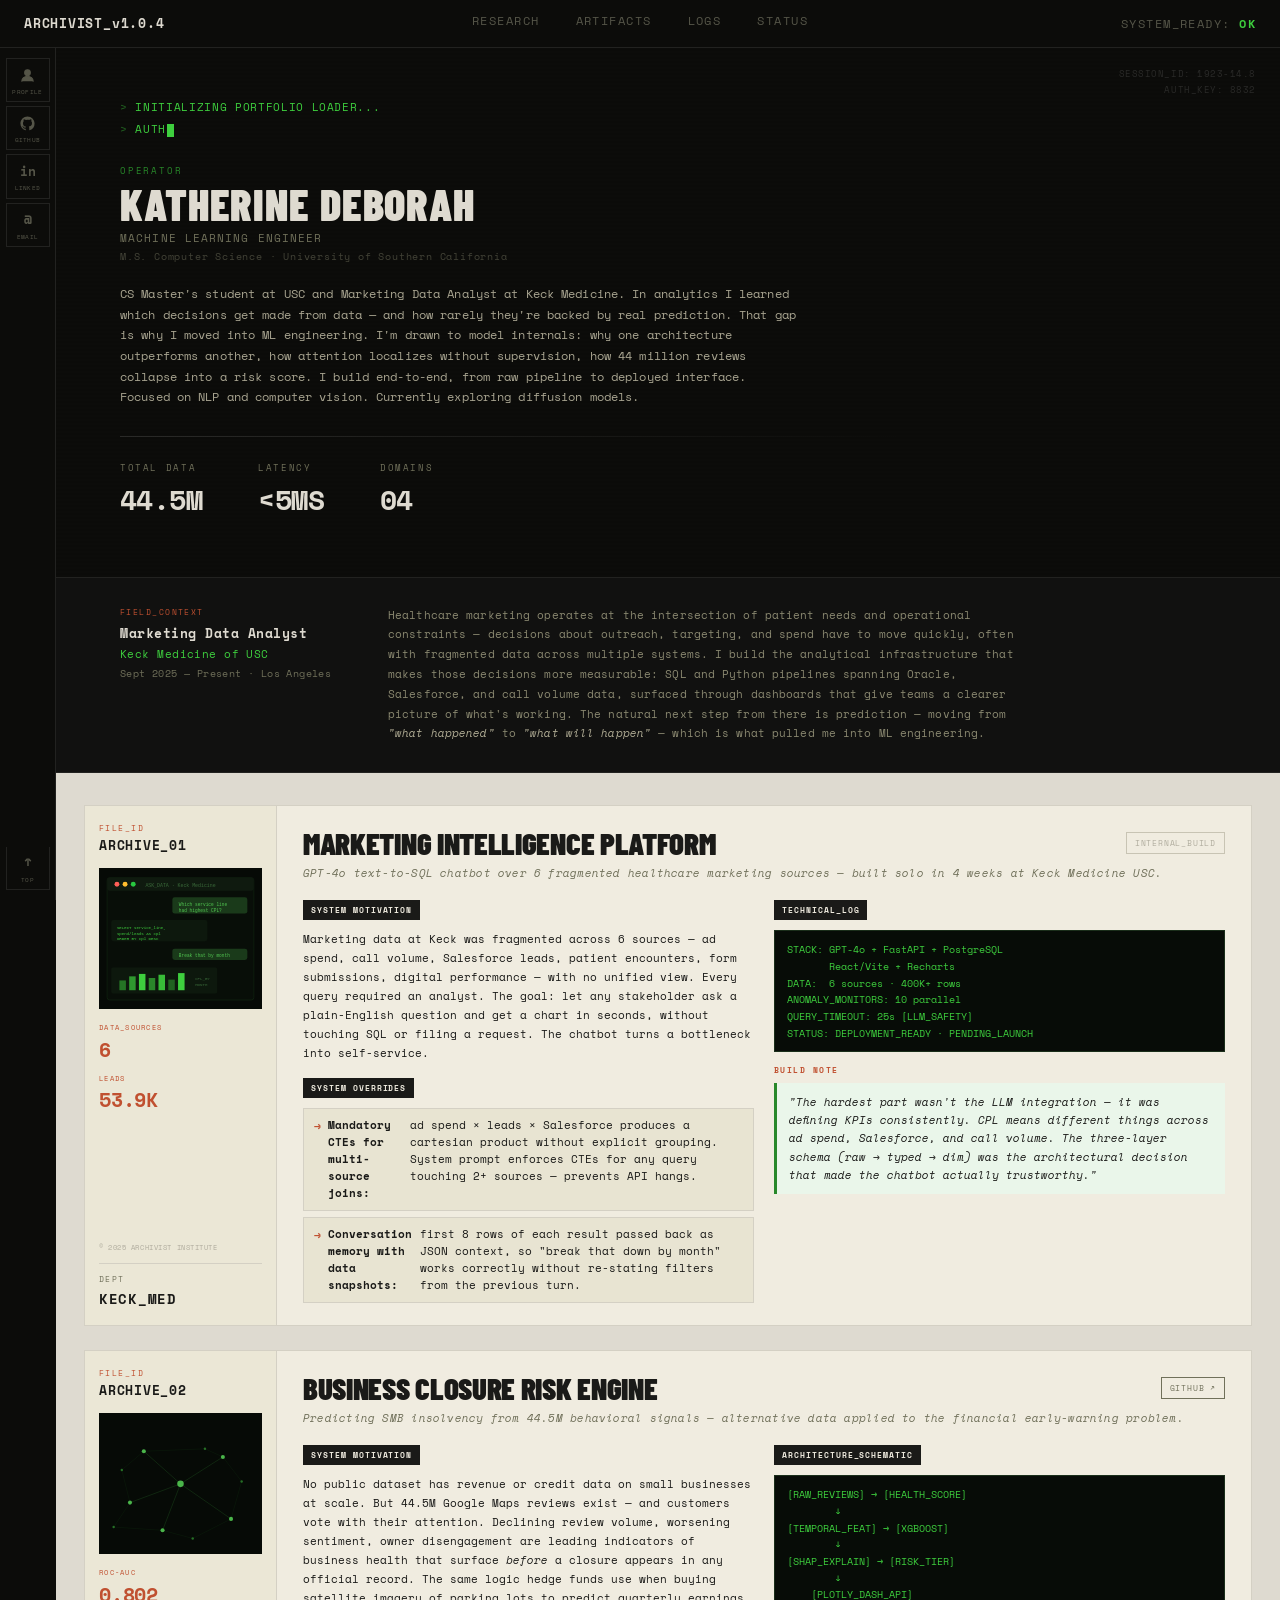
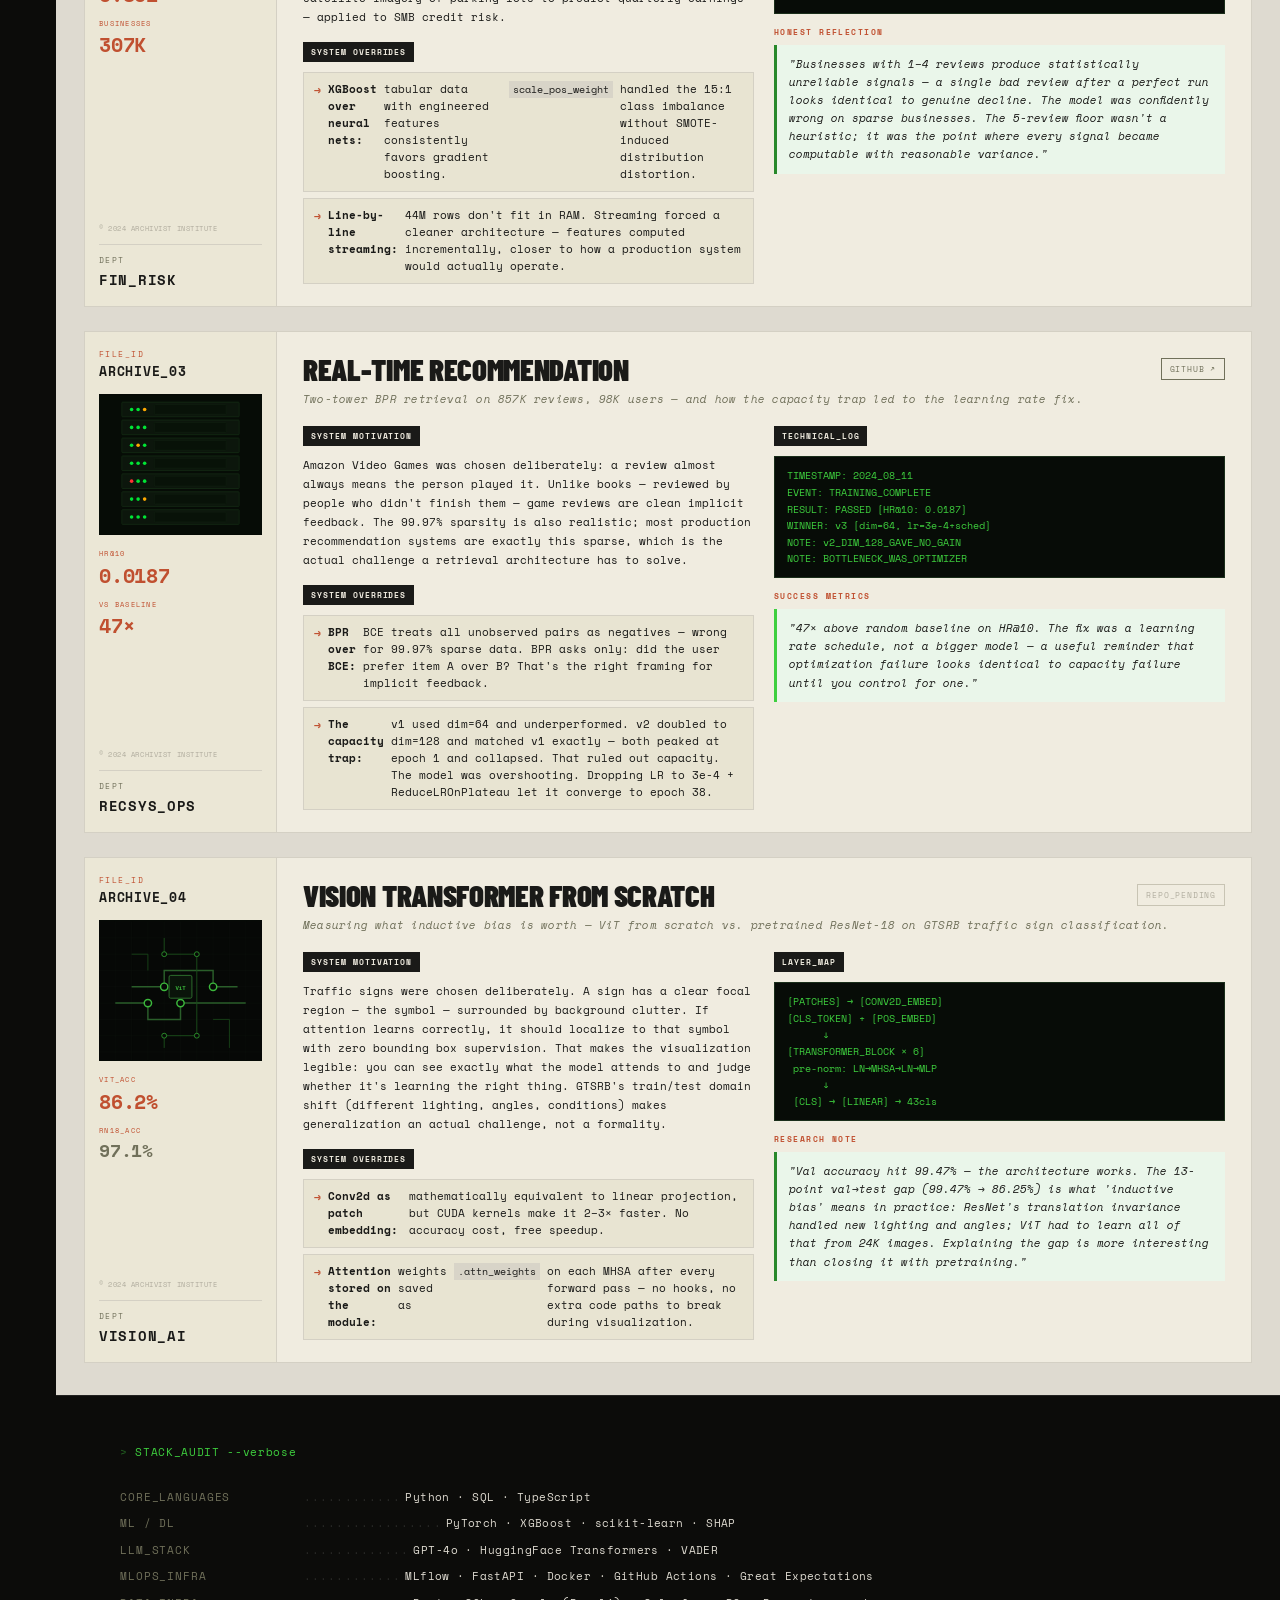
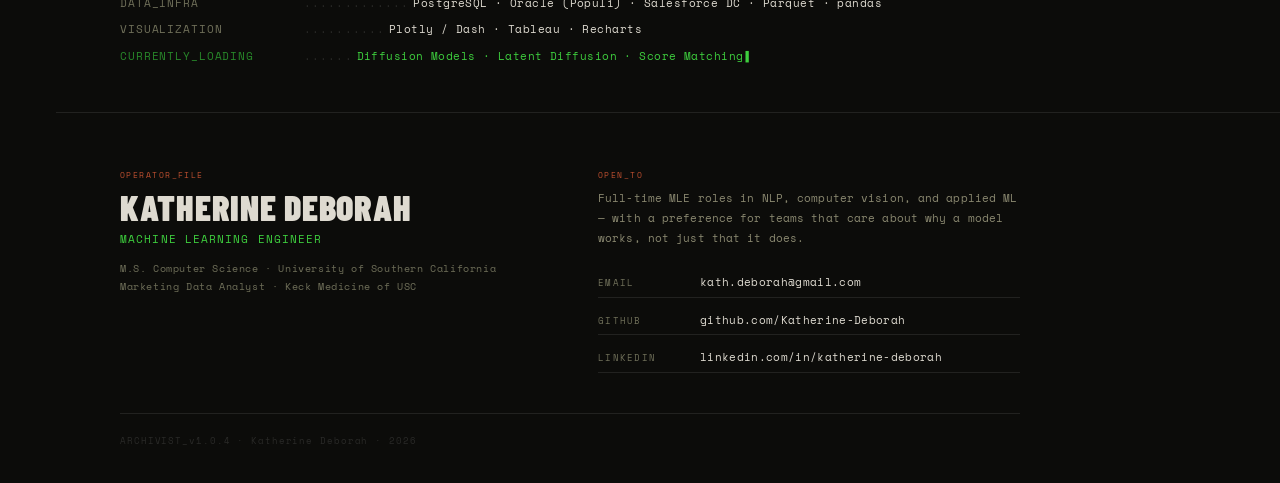
<file: index.html>
<!DOCTYPE html>
<html lang="en">
<head>
    <meta charset="UTF-8">
    <meta name="viewport" content="width=device-width, initial-scale=1.0">
    <title>Katherine Deborah — Machine Learning Engineer</title>
    <link rel="preconnect" href="https://fonts.googleapis.com">
    <link rel="preconnect" href="https://fonts.gstatic.com" crossorigin>
    <link href="https://fonts.googleapis.com/css2?family=Space+Mono:ital,wght@0,400;0,700;1,400&family=Barlow+Condensed:wght@700;800;900&display=swap" rel="stylesheet">
    <link rel="stylesheet" href="styles.css">
</head>
<body>

    <nav class="topnav">
        <div class="nav-brand">ARCHIVIST_v1.0.4</div>
        <div class="nav-links">
            <a href="#research" class="nav-link active">RESEARCH</a>
            <a href="#artifacts" class="nav-link">ARTIFACTS</a>
            <a href="#logs" class="nav-link">LOGS</a>
            <a href="#status" class="nav-link">STATUS</a>
        </div>
        <div class="nav-status">SYSTEM_READY: <span class="status-ok">OK</span></div>
    </nav>

    <div class="layout">

        <aside class="sidebar">
            <a href="#research" class="sidebar-icon" title="About">
                <div class="si-symbol">
                    <svg viewBox="0 0 24 24" fill="none" xmlns="http://www.w3.org/2000/svg">
                        <circle cx="12" cy="8" r="4" stroke="currentColor" stroke-width="1.5"/>
                        <path d="M4 20c0-4 3.6-7 8-7s8 3 8 7" stroke="currentColor" stroke-width="1.5" stroke-linecap="round"/>
                    </svg>
                </div>
                <div class="si-label">PROFILE</div>
            </a>
            <a href="https://github.com/Katherine-Deborah" target="_blank" rel="noopener" class="sidebar-icon" title="GitHub">
                <div class="si-symbol">
                    <svg viewBox="0 0 24 24" xmlns="http://www.w3.org/2000/svg">
                        <path d="M12 2C6.48 2 2 6.48 2 12c0 4.42 2.87 8.17 6.84 9.49.5.09.68-.22.68-.48v-1.69c-2.78.6-3.37-1.34-3.37-1.34-.45-1.16-1.11-1.47-1.11-1.47-.91-.62.07-.61.07-.61 1 .07 1.53 1.03 1.53 1.03.89 1.52 2.34 1.08 2.91.83.09-.65.35-1.08.63-1.33-2.22-.25-4.56-1.11-4.56-4.94 0-1.09.39-1.98 1.03-2.68-.1-.25-.45-1.27.1-2.64 0 0 .84-.27 2.75 1.02A9.56 9.56 0 0112 6.8c.85 0 1.71.11 2.5.33 1.91-1.29 2.75-1.02 2.75-1.02.55 1.37.2 2.39.1 2.64.64.7 1.03 1.59 1.03 2.68 0 3.84-2.34 4.69-4.57 4.93.36.31.68.92.68 1.85v2.74c0 .27.18.58.69.48A10.01 10.01 0 0022 12c0-5.52-4.48-10-10-10z" fill="currentColor"/>
                    </svg>
                </div>
                <div class="si-label">GITHUB</div>
            </a>
            <a href="https://www.linkedin.com/in/katherine-deborah/" target="_blank" rel="noopener" class="sidebar-icon" title="LinkedIn">
                <div class="si-symbol si-text">in</div>
                <div class="si-label">LINKED</div>
            </a>
            <a href="mailto:kath.deborah@gmail.com" class="sidebar-icon" title="Email">
                <div class="si-symbol si-text">@</div>
                <div class="si-label">EMAIL</div>
            </a>
            <button class="sidebar-icon scroll-top-btn" title="Back to top">
                <div class="si-symbol si-text">↑</div>
                <div class="si-label">TOP</div>
            </button>
        </aside>

        <main class="main">

            <!-- RESEARCH -->
            <section class="hero" id="research">
                <div class="hero-scanlines"></div>
                <div class="session-info">
                    <div>SESSION_ID: 1923-14.8</div>
                    <div>AUTH_KEY: 8832</div>
                </div>
                <div class="hero-inner">
                    <div class="terminal-header">
                        <div class="term-line"><span class="term-prompt">&gt;&nbsp;</span><span id="term1"></span></div>
                        <div class="term-line"><span class="term-prompt">&gt;&nbsp;</span><span id="term2"></span><span class="cursor" id="cursor"></span></div>
                    </div>
                    <div class="hero-identity">
                        <p class="hero-label">OPERATOR</p>
                        <h1 class="hero-name">Katherine Deborah</h1>
                        <p class="hero-role">Machine Learning Engineer</p>
                        <p class="hero-edu">M.S. Computer Science · University of Southern California</p>
                    </div>
                    <p class="hero-bio">CS Master's student at USC and Marketing Data Analyst at Keck Medicine. In analytics I learned which decisions get made from data — and how rarely they're backed by real prediction. That gap is why I moved into ML engineering. I'm drawn to model internals: why one architecture outperforms another, how attention localizes without supervision, how 44 million reviews collapse into a risk score. I build end-to-end, from raw pipeline to deployed interface. Focused on NLP and computer vision. Currently exploring diffusion models.</p>
                    <div class="hero-divider"></div>
                    <div class="hero-stats">
                        <div class="hero-stat">
                            <div class="stat-label">TOTAL DATA</div>
                            <div class="stat-value">44.5M</div>
                        </div>
                        <div class="hero-stat">
                            <div class="stat-label">LATENCY</div>
                            <div class="stat-value">&lt;5MS</div>
                        </div>
                        <div class="hero-stat">
                            <div class="stat-label">DOMAINS</div>
                            <div class="stat-value">04</div>
                        </div>
                    </div>
                </div>
            </section>

            <!-- Origin strip -->
            <div class="origin-strip" id="about">
                <div class="origin-inner">
                    <div class="origin-left">
                        <div class="origin-eyebrow">FIELD_CONTEXT</div>
                        <div class="origin-role-title">Marketing Data Analyst</div>
                        <div class="origin-company">Keck Medicine of USC</div>
                        <div class="origin-date">Sept 2025 — Present · Los Angeles</div>
                    </div>
                    <div class="origin-right">
                        <p class="origin-text">Healthcare marketing operates at the intersection of patient needs and operational constraints — decisions about outreach, targeting, and spend have to move quickly, often with fragmented data across multiple systems. I build the analytical infrastructure that makes those decisions more measurable: SQL and Python pipelines spanning Oracle, Salesforce, and call volume data, surfaced through dashboards that give teams a clearer picture of what's working. The natural next step from there is prediction — moving from <em>"what happened"</em> to <em>"what will happen"</em> — which is what pulled me into ML engineering.</p>
                    </div>
                </div>
            </div>

            <!-- ARTIFACTS -->
            <section class="projects-section" id="artifacts">

                <!-- ARCHIVE 01 — Keck Medicine -->
                <article class="archive-card">
                    <div class="card-left">
                        <div class="file-id-label">FILE_ID</div>
                        <div class="archive-id">ARCHIVE_01</div>
                        <div class="card-image">
                            <!-- Replace SVG with real screenshots when ready: images/keck-1.png through keck-4.png -->
                            <svg viewBox="0 0 200 170" xmlns="http://www.w3.org/2000/svg">
                                <rect width="200" height="170" fill="#060a06"/>
                                <rect x="10" y="10" width="180" height="150" rx="3" fill="#080e08" stroke="#1a3a1a" stroke-width="0.5"/>
                                <rect x="10" y="10" width="180" height="16" rx="3" fill="#0f1a0f"/>
                                <circle cx="22" cy="18" r="3" fill="#ff5f57"/>
                                <circle cx="32" cy="18" r="3" fill="#ffbd2e"/>
                                <circle cx="42" cy="18" r="3" fill="#28c840"/>
                                <text x="100" y="21" text-anchor="middle" fill="#3a6a3a" font-size="6" font-family="monospace">ASK_DATA · Keck Medicine</text>
                                <rect x="90" y="34" width="92" height="20" rx="3" fill="#1a3a1a"/>
                                <text x="98" y="45" fill="#52c852" font-size="5.5" font-family="monospace">Which service line</text>
                                <text x="98" y="52" fill="#52c852" font-size="5.5" font-family="monospace">had highest CPL?</text>
                                <rect x="15" y="62" width="118" height="26" rx="3" fill="#0d180d"/>
                                <text x="22" y="73" fill="#3ecf3e" font-size="5" font-family="monospace">SELECT service_line,</text>
                                <text x="22" y="80" fill="#3ecf3e" font-size="5" font-family="monospace">  spend/leads AS cpl</text>
                                <text x="22" y="87" fill="#3ecf3e" font-size="5" font-family="monospace">ORDER BY cpl DESC</text>
                                <rect x="90" y="97" width="92" height="14" rx="3" fill="#1a3a1a"/>
                                <text x="98" y="107" fill="#52c852" font-size="5.5" font-family="monospace">Break that by month</text>
                                <rect x="15" y="120" width="130" height="32" rx="2" fill="#0d180d"/>
                                <rect x="25" y="136" width="8" height="12" fill="#3ecf3e" opacity="0.5"/>
                                <rect x="37" y="131" width="8" height="17" fill="#3ecf3e" opacity="0.7"/>
                                <rect x="49" y="128" width="8" height="20" fill="#3ecf3e"/>
                                <rect x="61" y="133" width="8" height="15" fill="#3ecf3e" opacity="0.6"/>
                                <rect x="73" y="129" width="8" height="19" fill="#3ecf3e" opacity="0.9"/>
                                <rect x="85" y="135" width="8" height="13" fill="#3ecf3e" opacity="0.4"/>
                                <rect x="97" y="127" width="8" height="21" fill="#3ecf3e"/>
                                <text x="118" y="135" fill="#3a6a3a" font-size="5" font-family="monospace">CPL_BY</text>
                                <text x="118" y="143" fill="#3a6a3a" font-size="5" font-family="monospace">MONTH</text>
                            </svg>
                        </div>
                        <div class="card-metrics">
                            <div class="metric-item">
                                <div class="metric-label">DATA_SOURCES</div>
                                <div class="metric-value">6</div>
                            </div>
                            <div class="metric-item">
                                <div class="metric-label">LEADS</div>
                                <div class="metric-value">53.9K</div>
                            </div>
                        </div>
                        <div class="card-footer-label">© 2025 ARCHIVIST INSTITUTE</div>
                        <div class="dept-label">
                            <span class="dept-key">DEPT</span>
                            <div class="dept-value">KECK_MED</div>
                        </div>
                    </div>
                    <div class="card-right">
                        <div class="card-header-row">
                            <h2 class="project-title">MARKETING INTELLIGENCE PLATFORM</h2>
                            <span class="proj-link-pending">INTERNAL_BUILD</span>
                        </div>
                        <p class="project-subtitle">GPT-4o text-to-SQL chatbot over 6 fragmented healthcare marketing sources — built solo in 4 weeks at Keck Medicine USC.</p>
                        <div class="content-grid">
                            <div class="content-col">
                                <div class="section-badge">SYSTEM MOTIVATION</div>
                                <p class="section-text">Marketing data at Keck was fragmented across 6 sources — ad spend, call volume, Salesforce leads, patient encounters, form submissions, digital performance — with no unified view. Every query required an analyst. The goal: let any stakeholder ask a plain-English question and get a chart in seconds, without touching SQL or filing a request. The chatbot turns a bottleneck into self-service.</p>
                                <div class="section-badge">SYSTEM OVERRIDES</div>
                                <ul class="overrides-list">
                                    <li><span class="arrow">→</span> <strong>Mandatory CTEs for multi-source joins:</strong> ad spend × leads × Salesforce produces a cartesian product without explicit grouping. System prompt enforces CTEs for any query touching 2+ sources — prevents API hangs.</li>
                                    <li><span class="arrow">→</span> <strong>Conversation memory with data snapshots:</strong> first 8 rows of each result passed back as JSON context, so "break that down by month" works correctly without re-stating filters from the previous turn.</li>
                                </ul>
                            </div>
                            <div class="content-col">
                                <div class="section-badge">TECHNICAL_LOG</div>
                                <div class="code-block"><pre>STACK: GPT-4o + FastAPI + PostgreSQL
       React/Vite + Recharts
DATA:  6 sources · 400K+ rows
ANOMALY_MONITORS: 10 parallel
QUERY_TIMEOUT: 25s [LLM_SAFETY]
STATUS: DEPLOYMENT_READY · PENDING_LAUNCH</pre></div>
                                <div class="reflection-label">BUILD NOTE</div>
                                <blockquote class="reflection-block">
                                    "The hardest part wasn't the LLM integration — it was defining KPIs consistently. CPL means different things across ad spend, Salesforce, and call volume. The three-layer schema (raw → typed → dim) was the architectural decision that made the chatbot actually trustworthy."
                                </blockquote>
                            </div>
                        </div>
                    </div>
                </article>

                <!-- ARCHIVE 02 — Business Closure Risk -->
                <article class="archive-card">
                    <div class="card-left">
                        <div class="file-id-label">FILE_ID</div>
                        <div class="archive-id">ARCHIVE_02</div>
                        <div class="card-image">
                            <!-- Replace SVG with real screenshots when ready: images/business-1.png through business-4.png -->
                            <svg viewBox="0 0 200 170" xmlns="http://www.w3.org/2000/svg">
                                <rect width="200" height="170" fill="#060a06"/>
                                <g opacity="0.9">
                                    <line x1="100" y1="85" x2="55"  y2="45"  stroke="#1d4a1d" stroke-width="0.6"/>
                                    <line x1="100" y1="85" x2="152" y2="52"  stroke="#1d4a1d" stroke-width="0.6"/>
                                    <line x1="100" y1="85" x2="38"  y2="108" stroke="#1d4a1d" stroke-width="0.6"/>
                                    <line x1="100" y1="85" x2="162" y2="128" stroke="#1d4a1d" stroke-width="0.6"/>
                                    <line x1="100" y1="85" x2="78"  y2="142" stroke="#1d4a1d" stroke-width="0.6"/>
                                    <line x1="55"  y1="45"  x2="130" y2="42"  stroke="#143014" stroke-width="0.4"/>
                                    <line x1="55"  y1="45"  x2="28"  y2="68"  stroke="#143014" stroke-width="0.4"/>
                                    <line x1="152" y1="52"  x2="130" y2="42"  stroke="#143014" stroke-width="0.4"/>
                                    <line x1="152" y1="52"  x2="175" y2="82"  stroke="#143014" stroke-width="0.4"/>
                                    <line x1="38"  y1="108" x2="28"  y2="68"  stroke="#143014" stroke-width="0.4"/>
                                    <line x1="38"  y1="108" x2="18"  y2="138" stroke="#143014" stroke-width="0.4"/>
                                    <line x1="162" y1="128" x2="175" y2="82"  stroke="#143014" stroke-width="0.4"/>
                                    <line x1="162" y1="128" x2="115" y2="152" stroke="#143014" stroke-width="0.4"/>
                                    <line x1="78"  y1="142" x2="115" y2="152" stroke="#143014" stroke-width="0.4"/>
                                    <line x1="78"  y1="142" x2="18"  y2="138" stroke="#143014" stroke-width="0.4"/>
                                    <circle cx="100" cy="85"  r="4"   fill="#52c852"/>
                                    <circle cx="55"  cy="45"  r="2.5" fill="#52c852"/>
                                    <circle cx="152" cy="52"  r="2.5" fill="#52c852"/>
                                    <circle cx="38"  cy="108" r="2.5" fill="#52c852"/>
                                    <circle cx="162" cy="128" r="2.5" fill="#52c852"/>
                                    <circle cx="78"  cy="142" r="2.5" fill="#52c852"/>
                                    <circle cx="130" cy="42"  r="1.5" fill="#2a7a2a"/>
                                    <circle cx="28"  cy="68"  r="1.5" fill="#2a7a2a"/>
                                    <circle cx="175" cy="82"  r="1.5" fill="#2a7a2a"/>
                                    <circle cx="115" cy="152" r="1.5" fill="#2a7a2a"/>
                                    <circle cx="18"  cy="138" r="1.5" fill="#2a7a2a"/>
                                </g>
                            </svg>
                        </div>
                        <div class="card-metrics">
                            <div class="metric-item">
                                <div class="metric-label">ROC-AUC</div>
                                <div class="metric-value">0.802</div>
                            </div>
                            <div class="metric-item">
                                <div class="metric-label">BUSINESSES</div>
                                <div class="metric-value">307K</div>
                            </div>
                        </div>
                        <div class="card-footer-label">© 2024 ARCHIVIST INSTITUTE</div>
                        <div class="dept-label">
                            <span class="dept-key">DEPT</span>
                            <div class="dept-value">FIN_RISK</div>
                        </div>
                    </div>
                    <div class="card-right">
                        <div class="card-header-row">
                            <h2 class="project-title">BUSINESS CLOSURE RISK ENGINE</h2>
                            <a href="https://github.com/Katherine-Deborah/business-prediction" target="_blank" rel="noopener" class="proj-link-btn">GITHUB ↗</a>
                        </div>
                        <p class="project-subtitle">Predicting SMB insolvency from 44.5M behavioral signals — alternative data applied to the financial early-warning problem.</p>
                        <div class="content-grid">
                            <div class="content-col">
                                <div class="section-badge">SYSTEM MOTIVATION</div>
                                <p class="section-text">No public dataset has revenue or credit data on small businesses at scale. But 44.5M Google Maps reviews exist — and customers vote with their attention. Declining review volume, worsening sentiment, owner disengagement are leading indicators of business health that surface <em>before</em> a closure appears in any official record. The same logic hedge funds use when buying satellite imagery of parking lots to predict quarterly earnings — applied to SMB credit risk.</p>
                                <div class="section-badge">SYSTEM OVERRIDES</div>
                                <ul class="overrides-list">
                                    <li><span class="arrow">→</span> <strong>XGBoost over neural nets:</strong> tabular data with engineered features consistently favors gradient boosting. <code>scale_pos_weight</code> handled the 15:1 class imbalance without SMOTE-induced distribution distortion.</li>
                                    <li><span class="arrow">→</span> <strong>Line-by-line streaming:</strong> 44M rows don't fit in RAM. Streaming forced a cleaner architecture — features computed incrementally, closer to how a production system would actually operate.</li>
                                </ul>
                            </div>
                            <div class="content-col">
                                <div class="section-badge">ARCHITECTURE_SCHEMATIC</div>
                                <div class="code-block"><pre>[RAW_REVIEWS] → [HEALTH_SCORE]
        ↓
[TEMPORAL_FEAT] → [XGBOOST]
        ↓
[SHAP_EXPLAIN] → [RISK_TIER]
        ↓
    [PLOTLY_DASH_API]</pre></div>
                                <div class="reflection-label">HONEST REFLECTION</div>
                                <blockquote class="reflection-block">
                                    "Businesses with 1–4 reviews produce statistically unreliable signals — a single bad review after a perfect run looks identical to genuine decline. The model was confidently wrong on sparse businesses. The 5-review floor wasn't a heuristic; it was the point where every signal became computable with reasonable variance."
                                </blockquote>
                            </div>
                        </div>
                    </div>
                </article>

                <!-- ARCHIVE 03 — Real-Time Recommendation -->
                <article class="archive-card">
                    <div class="card-left">
                        <div class="file-id-label">FILE_ID</div>
                        <div class="archive-id">ARCHIVE_03</div>
                        <div class="card-image">
                            <!-- Replace SVG with real screenshot when ready: images/recsys-1.png -->
                            <svg viewBox="0 0 200 170" xmlns="http://www.w3.org/2000/svg">
                                <rect width="200" height="170" fill="#060c06"/>
                                <rect x="28" y="8"   width="144" height="18" rx="1" fill="#0c160c" stroke="#1a3a1a" stroke-width="0.6"/>
                                <rect x="28" y="30"  width="144" height="18" rx="1" fill="#0c160c" stroke="#1a3a1a" stroke-width="0.6"/>
                                <rect x="28" y="52"  width="144" height="18" rx="1" fill="#0c160c" stroke="#1a3a1a" stroke-width="0.6"/>
                                <rect x="28" y="74"  width="144" height="18" rx="1" fill="#0c160c" stroke="#1a3a1a" stroke-width="0.6"/>
                                <rect x="28" y="96"  width="144" height="18" rx="1" fill="#0c160c" stroke="#1a3a1a" stroke-width="0.6"/>
                                <rect x="28" y="118" width="144" height="18" rx="1" fill="#0c160c" stroke="#1a3a1a" stroke-width="0.6"/>
                                <rect x="28" y="140" width="144" height="18" rx="1" fill="#0c160c" stroke="#1a3a1a" stroke-width="0.6"/>
                                <circle cx="40" cy="17"  r="2.2" fill="#00e535"/><circle cx="48" cy="17"  r="2.2" fill="#00e535"/><circle cx="56" cy="17"  r="2.2" fill="#ffaa00"/>
                                <circle cx="40" cy="39"  r="2.2" fill="#00e535"/><circle cx="48" cy="39"  r="2.2" fill="#00e535"/><circle cx="56" cy="39"  r="2.2" fill="#00e535"/>
                                <circle cx="40" cy="61"  r="2.2" fill="#00e535"/><circle cx="48" cy="61"  r="2.2" fill="#ffaa00"/><circle cx="56" cy="61"  r="2.2" fill="#00e535"/>
                                <circle cx="40" cy="83"  r="2.2" fill="#00e535"/><circle cx="48" cy="83"  r="2.2" fill="#00e535"/><circle cx="56" cy="83"  r="2.2" fill="#00e535"/>
                                <circle cx="40" cy="105" r="2.2" fill="#ff3333"/><circle cx="48" cy="105" r="2.2" fill="#00e535"/><circle cx="56" cy="105" r="2.2" fill="#00e535"/>
                                <circle cx="40" cy="127" r="2.2" fill="#00e535"/><circle cx="48" cy="127" r="2.2" fill="#00e535"/><circle cx="56" cy="127" r="2.2" fill="#ffaa00"/>
                                <circle cx="40" cy="149" r="2.2" fill="#00e535"/><circle cx="48" cy="149" r="2.2" fill="#00e535"/><circle cx="56" cy="149" r="2.2" fill="#00e535"/>
                                <rect x="68" y="11"  width="88" height="12" rx="1" fill="#081208" stroke="#1a341a" stroke-width="0.3"/>
                                <rect x="68" y="33"  width="88" height="12" rx="1" fill="#081208" stroke="#1a341a" stroke-width="0.3"/>
                                <rect x="68" y="55"  width="88" height="12" rx="1" fill="#081208" stroke="#1a341a" stroke-width="0.3"/>
                                <rect x="68" y="77"  width="88" height="12" rx="1" fill="#081208" stroke="#1a341a" stroke-width="0.3"/>
                                <rect x="68" y="99"  width="88" height="12" rx="1" fill="#081208" stroke="#1a341a" stroke-width="0.3"/>
                                <rect x="68" y="121" width="88" height="12" rx="1" fill="#081208" stroke="#1a341a" stroke-width="0.3"/>
                                <rect x="68" y="143" width="88" height="12" rx="1" fill="#081208" stroke="#1a341a" stroke-width="0.3"/>
                            </svg>
                        </div>
                        <div class="card-metrics">
                            <div class="metric-item">
                                <div class="metric-label">HR@10</div>
                                <div class="metric-value">0.0187</div>
                            </div>
                            <div class="metric-item">
                                <div class="metric-label">VS BASELINE</div>
                                <div class="metric-value">47×</div>
                            </div>
                        </div>
                        <div class="card-footer-label">© 2024 ARCHIVIST INSTITUTE</div>
                        <div class="dept-label">
                            <span class="dept-key">DEPT</span>
                            <div class="dept-value">RECSYS_OPS</div>
                        </div>
                    </div>
                    <div class="card-right">
                        <div class="card-header-row">
                            <h2 class="project-title">REAL-TIME RECOMMENDATION</h2>
                            <a href="https://github.com/Katherine-Deborah/recommendation-system" target="_blank" rel="noopener" class="proj-link-btn">GITHUB ↗</a>
                        </div>
                        <p class="project-subtitle">Two-tower BPR retrieval on 857K reviews, 98K users — and how the capacity trap led to the learning rate fix.</p>
                        <div class="content-grid">
                            <div class="content-col">
                                <div class="section-badge">SYSTEM MOTIVATION</div>
                                <p class="section-text">Amazon Video Games was chosen deliberately: a review almost always means the person played it. Unlike books — reviewed by people who didn't finish them — game reviews are clean implicit feedback. The 99.97% sparsity is also realistic; most production recommendation systems are exactly this sparse, which is the actual challenge a retrieval architecture has to solve.</p>
                                <div class="section-badge">SYSTEM OVERRIDES</div>
                                <ul class="overrides-list">
                                    <li><span class="arrow">→</span> <strong>BPR over BCE:</strong> BCE treats all unobserved pairs as negatives — wrong for 99.97% sparse data. BPR asks only: did the user prefer item A over B? That's the right framing for implicit feedback.</li>
                                    <li><span class="arrow">→</span> <strong>The capacity trap:</strong> v1 used dim=64 and underperformed. v2 doubled to dim=128 and matched v1 exactly — both peaked at epoch 1 and collapsed. That ruled out capacity. The model was overshooting. Dropping LR to 3e-4 + ReduceLROnPlateau let it converge to epoch 38.</li>
                                </ul>
                            </div>
                            <div class="content-col">
                                <div class="section-badge">TECHNICAL_LOG</div>
                                <div class="code-block"><pre>TIMESTAMP: 2024_08_11
EVENT: TRAINING_COMPLETE
RESULT: PASSED [HR@10: 0.0187]
WINNER: v3 [dim=64, lr=3e-4+sched]
NOTE: v2_DIM_128_GAVE_NO_GAIN
NOTE: BOTTLENECK_WAS_OPTIMIZER</pre></div>
                                <div class="reflection-label">SUCCESS METRICS</div>
                                <blockquote class="reflection-block success">
                                    "47× above random baseline on HR@10. The fix was a learning rate schedule, not a bigger model — a useful reminder that optimization failure looks identical to capacity failure until you control for one."
                                </blockquote>
                            </div>
                        </div>
                    </div>
                </article>

                <!-- ARCHIVE 04 — Vision Transformer -->
                <article class="archive-card">
                    <div class="card-left">
                        <div class="file-id-label">FILE_ID</div>
                        <div class="archive-id">ARCHIVE_04</div>
                        <div class="card-image">
                            <!-- Replace SVG with attention map screenshot when ready: images/vit-1.png -->
                            <svg viewBox="0 0 200 170" xmlns="http://www.w3.org/2000/svg">
                                <rect width="200" height="170" fill="#060806"/>
                                <g opacity="0.55">
                                    <line x1="0"   y1="20"  x2="200" y2="20"  stroke="#162016" stroke-width="0.4"/>
                                    <line x1="0"   y1="40"  x2="200" y2="40"  stroke="#162016" stroke-width="0.4"/>
                                    <line x1="0"   y1="60"  x2="200" y2="60"  stroke="#162016" stroke-width="0.4"/>
                                    <line x1="0"   y1="80"  x2="200" y2="80"  stroke="#162016" stroke-width="0.4"/>
                                    <line x1="0"   y1="100" x2="200" y2="100" stroke="#162016" stroke-width="0.4"/>
                                    <line x1="0"   y1="120" x2="200" y2="120" stroke="#162016" stroke-width="0.4"/>
                                    <line x1="0"   y1="140" x2="200" y2="140" stroke="#162016" stroke-width="0.4"/>
                                    <line x1="0"   y1="160" x2="200" y2="160" stroke="#162016" stroke-width="0.4"/>
                                    <line x1="20"  y1="0"   x2="20"  y2="170" stroke="#162016" stroke-width="0.4"/>
                                    <line x1="40"  y1="0"   x2="40"  y2="170" stroke="#162016" stroke-width="0.4"/>
                                    <line x1="60"  y1="0"   x2="60"  y2="170" stroke="#162016" stroke-width="0.4"/>
                                    <line x1="80"  y1="0"   x2="80"  y2="170" stroke="#162016" stroke-width="0.4"/>
                                    <line x1="100" y1="0"   x2="100" y2="170" stroke="#162016" stroke-width="0.4"/>
                                    <line x1="120" y1="0"   x2="120" y2="170" stroke="#162016" stroke-width="0.4"/>
                                    <line x1="140" y1="0"   x2="140" y2="170" stroke="#162016" stroke-width="0.4"/>
                                    <line x1="160" y1="0"   x2="160" y2="170" stroke="#162016" stroke-width="0.4"/>
                                    <line x1="180" y1="0"   x2="180" y2="170" stroke="#162016" stroke-width="0.4"/>
                                </g>
                                <polyline points="40,80 80,80 80,60 140,60 140,80 170,80"      fill="none" stroke="#2a5e2a" stroke-width="1.8"/>
                                <polyline points="20,100 60,100 60,120 100,120 100,100 180,100" fill="none" stroke="#2a5e2a" stroke-width="1.8"/>
                                <polyline points="80,20 80,40 120,40 120,140 80,140 80,155"    fill="none" stroke="#1a4a1a" stroke-width="1.2"/>
                                <polyline points="40,40 60,40 60,60"     fill="none" stroke="#1a4a1a" stroke-width="1"/>
                                <polyline points="140,120 160,120 160,155" fill="none" stroke="#1a4a1a" stroke-width="1"/>
                                <circle cx="80"  cy="80"  r="4.5" fill="#060806" stroke="#3cb83c" stroke-width="1.8"/>
                                <circle cx="140" cy="80"  r="4.5" fill="#060806" stroke="#3cb83c" stroke-width="1.8"/>
                                <circle cx="100" cy="100" r="4.5" fill="#060806" stroke="#3cb83c" stroke-width="1.8"/>
                                <circle cx="60"  cy="100" r="4.5" fill="#060806" stroke="#3cb83c" stroke-width="1.8"/>
                                <circle cx="80"  cy="40"  r="3"   fill="#060806" stroke="#2a8a2a" stroke-width="1.2"/>
                                <circle cx="120" cy="40"  r="3"   fill="#060806" stroke="#2a8a2a" stroke-width="1.2"/>
                                <circle cx="120" cy="140" r="3"   fill="#060806" stroke="#2a8a2a" stroke-width="1.2"/>
                                <circle cx="80"  cy="140" r="3"   fill="#060806" stroke="#2a8a2a" stroke-width="1.2"/>
                                <rect x="86" y="66" width="28" height="28" rx="2" fill="#0a140a" stroke="#2e6e2e" stroke-width="1.2"/>
                                <text x="100" y="84" text-anchor="middle" fill="#3cb83c" font-size="7" font-family="monospace" font-weight="bold">ViT</text>
                            </svg>
                        </div>
                        <div class="card-metrics">
                            <div class="metric-item">
                                <div class="metric-label">ViT_ACC</div>
                                <div class="metric-value">86.2%</div>
                            </div>
                            <div class="metric-item">
                                <div class="metric-label">RN18_ACC</div>
                                <div class="metric-value vit-compare">97.1%</div>
                            </div>
                        </div>
                        <div class="card-footer-label">© 2024 ARCHIVIST INSTITUTE</div>
                        <div class="dept-label">
                            <span class="dept-key">DEPT</span>
                            <div class="dept-value">VISION_AI</div>
                        </div>
                    </div>
                    <div class="card-right">
                        <div class="card-header-row">
                            <h2 class="project-title">VISION TRANSFORMER FROM SCRATCH</h2>
                            <span class="proj-link-pending">REPO_PENDING</span>
                        </div>
                        <p class="project-subtitle">Measuring what inductive bias is worth — ViT from scratch vs. pretrained ResNet-18 on GTSRB traffic sign classification.</p>
                        <div class="content-grid">
                            <div class="content-col">
                                <div class="section-badge">SYSTEM MOTIVATION</div>
                                <p class="section-text">Traffic signs were chosen deliberately. A sign has a clear focal region — the symbol — surrounded by background clutter. If attention learns correctly, it should localize to that symbol with zero bounding box supervision. That makes the visualization legible: you can see exactly what the model attends to and judge whether it's learning the right thing. GTSRB's train/test domain shift (different lighting, angles, conditions) makes generalization an actual challenge, not a formality.</p>
                                <div class="section-badge">SYSTEM OVERRIDES</div>
                                <ul class="overrides-list">
                                    <li><span class="arrow">→</span> <strong>Conv2d as patch embedding:</strong> mathematically equivalent to linear projection, but CUDA kernels make it 2–3× faster. No accuracy cost, free speedup.</li>
                                    <li><span class="arrow">→</span> <strong>Attention stored on the module:</strong> weights saved as <code>.attn_weights</code> on each MHSA after every forward pass — no hooks, no extra code paths to break during visualization.</li>
                                </ul>
                            </div>
                            <div class="content-col">
                                <div class="section-badge">LAYER_MAP</div>
                                <div class="code-block"><pre>[PATCHES] → [CONV2D_EMBED]
[CLS_TOKEN] + [POS_EMBED]
      ↓
[TRANSFORMER_BLOCK × 6]
 pre-norm: LN→MHSA→LN→MLP
      ↓
 [CLS] → [LINEAR] → 43cls</pre></div>
                                <div class="reflection-label">RESEARCH NOTE</div>
                                <blockquote class="reflection-block">
                                    "Val accuracy hit 99.47% — the architecture works. The 13-point val→test gap (99.47% → 86.25%) is what 'inductive bias' means in practice: ResNet's translation invariance handled new lighting and angles; ViT had to learn all of that from 24K images. Explaining the gap is more interesting than closing it with pretraining."
                                </blockquote>
                            </div>
                        </div>
                    </div>
                </article>

            </section>

            <!-- LOGS — Stack -->
            <section class="stack-section" id="logs">
                <div class="stack-inner">
                    <div class="stack-header">
                        <span class="term-prompt">&gt;&nbsp;</span>STACK_AUDIT --verbose
                    </div>
                    <div class="stack-grid">
                        <div class="stack-row">
                            <span class="stack-key">CORE_LANGUAGES</span>
                            <span class="stack-dots">............</span>
                            <span class="stack-val">Python · SQL · TypeScript</span>
                        </div>
                        <div class="stack-row">
                            <span class="stack-key">ML / DL</span>
                            <span class="stack-dots">.................</span>
                            <span class="stack-val">PyTorch · XGBoost · scikit-learn · SHAP</span>
                        </div>
                        <div class="stack-row">
                            <span class="stack-key">LLM_STACK</span>
                            <span class="stack-dots">.............</span>
                            <span class="stack-val">GPT-4o · HuggingFace Transformers · VADER</span>
                        </div>
                        <div class="stack-row">
                            <span class="stack-key">MLOPS_INFRA</span>
                            <span class="stack-dots">............</span>
                            <span class="stack-val">MLflow · FastAPI · Docker · GitHub Actions · Great Expectations</span>
                        </div>
                        <div class="stack-row">
                            <span class="stack-key">DATA_INFRA</span>
                            <span class="stack-dots">.............</span>
                            <span class="stack-val">PostgreSQL · Oracle (Populi) · Salesforce DC · Parquet · pandas</span>
                        </div>
                        <div class="stack-row">
                            <span class="stack-key">VISUALIZATION</span>
                            <span class="stack-dots">..........</span>
                            <span class="stack-val">Plotly / Dash · Tableau · Recharts</span>
                        </div>
                        <div class="stack-row stack-loading">
                            <span class="stack-key">CURRENTLY_LOADING</span>
                            <span class="stack-dots">......</span>
                            <span class="stack-val">Diffusion Models · Latent Diffusion · Score Matching<span class="cursor-inline">▌</span></span>
                        </div>
                    </div>
                </div>
            </section>

            <!-- STATUS — Contact -->
            <section class="contact-section" id="status">
                <div class="contact-inner">
                    <div class="contact-left">
                        <div class="contact-eyebrow">OPERATOR_FILE</div>
                        <h3 class="contact-name">Katherine Deborah</h3>
                        <p class="contact-role">Machine Learning Engineer</p>
                        <p class="contact-org">M.S. Computer Science · University of Southern California</p>
                        <p class="contact-org">Marketing Data Analyst · Keck Medicine of USC</p>
                    </div>
                    <div class="contact-right">
                        <div class="contact-eyebrow">OPEN_TO</div>
                        <p class="contact-open">Full-time MLE roles in NLP, computer vision, and applied ML — with a preference for teams that care about why a model works, not just that it does.</p>
                        <div class="contact-links">
                            <a href="mailto:kath.deborah@gmail.com" class="contact-link">
                                <span class="cl-key">EMAIL</span>
                                <span class="cl-val">kath.deborah@gmail.com</span>
                            </a>
                            <a href="https://github.com/Katherine-Deborah" target="_blank" rel="noopener" class="contact-link">
                                <span class="cl-key">GITHUB</span>
                                <span class="cl-val">github.com/Katherine-Deborah</span>
                            </a>
                            <a href="https://www.linkedin.com/in/katherine-deborah/" target="_blank" rel="noopener" class="contact-link">
                                <span class="cl-key">LINKEDIN</span>
                                <span class="cl-val">linkedin.com/in/katherine-deborah</span>
                            </a>
                        </div>
                    </div>
                </div>
                <div class="contact-footer">
                    ARCHIVIST_v1.0.4 · Katherine Deborah · <span id="year"></span>
                </div>
            </section>

        </main>
    </div>

    <script src="script.js"></script>
</body>
</html>
</file>
<file: styles.css>
/* ── RESET ──────────────────────────────────────────────────── */
*, *::before, *::after { box-sizing: border-box; margin: 0; padding: 0; }

/* ── TOKENS ─────────────────────────────────────────────────── */
:root {
    --bg:          #0c0c0a;
    --bg-mid:      #111110;
    --card-bg:     #f0ece0;
    --card-alt:    #ebe7d6;
    --card-border: #d4d0c4;
    --green:       #3ecf3e;
    --green-dim:   #28882a;
    --green-pale:  #eaf6ea;
    --red:         #c42020;
    --orange:      #c05030;
    --text:        #1a1a18;
    --text-muted:  #70705a;
    --code-bg:     #070c07;
    --code-green:  #3ecf3e;
    --border:      #222220;
    --nav-h:       48px;
    --sidebar-w:   56px;
}

/* ── BASE ────────────────────────────────────────────────────── */
html { scroll-behavior: smooth; }
body {
    background: var(--bg);
    color: var(--text);
    font-family: 'Space Mono', 'Courier New', monospace;
    font-size: 13px;
    line-height: 1.5;
}
em { font-style: italic; }
strong { font-weight: 700; }
code {
    background: #d8d4c8;
    padding: 1px 4px;
    font-size: 10px;
    font-family: inherit;
}

/* ── TOP NAV ─────────────────────────────────────────────────── */
.topnav {
    position: fixed;
    inset: 0 0 auto 0;
    height: var(--nav-h);
    background: var(--bg);
    border-bottom: 1px solid var(--border);
    display: flex;
    align-items: center;
    padding: 0 24px;
    z-index: 200;
}
.nav-brand {
    color: #dedad0;
    font-size: 13px;
    font-weight: 700;
    letter-spacing: 0.06em;
    min-width: 190px;
}
.nav-links {
    flex: 1;
    display: flex;
    justify-content: center;
    gap: 36px;
}
.nav-link {
    color: #555548;
    text-decoration: none;
    font-size: 12px;
    letter-spacing: 0.12em;
    padding-bottom: 3px;
    border-bottom: 2px solid transparent;
    transition: color 0.2s, border-color 0.2s;
}
.nav-link:hover { color: #dedad0; }
.nav-link.active { color: var(--green); border-bottom-color: var(--green); }
.nav-status {
    color: #555548;
    font-size: 12px;
    letter-spacing: 0.12em;
    min-width: 190px;
    text-align: right;
}
.status-ok { color: var(--green); font-weight: 700; }

/* ── LAYOUT ──────────────────────────────────────────────────── */
.layout {
    display: flex;
    padding-top: var(--nav-h);
}

/* ── SIDEBAR ─────────────────────────────────────────────────── */
.sidebar {
    width: var(--sidebar-w);
    background: var(--bg);
    border-right: 1px solid var(--border);
    position: fixed;
    top: var(--nav-h);
    bottom: 0;
    left: 0;
    display: flex;
    flex-direction: column;
    align-items: center;
    padding: 10px 0;
    gap: 4px;
    z-index: 100;
    overflow: hidden;
}
.sidebar-icon {
    width: 44px;
    padding: 6px 4px;
    border: 1px solid var(--border);
    display: flex;
    flex-direction: column;
    align-items: center;
    gap: 3px;
    color: #555548;
    text-decoration: none;
    background: var(--bg);
    cursor: pointer;
    transition: border-color 0.2s, color 0.2s, background 0.2s;
    font-family: inherit;
    font-size: inherit;
}
.sidebar-icon:hover {
    border-color: var(--green-dim);
    color: var(--green);
    background: #0d150d;
}
.scroll-top-btn { border-top: none; margin-top: auto; }
.si-symbol {
    width: 22px;
    height: 20px;
    display: flex;
    align-items: center;
    justify-content: center;
}
.si-symbol svg { width: 17px; height: 17px; fill: currentColor; }
.si-text {
    font-size: 13px;
    font-weight: 700;
    line-height: 1;
}
.si-label {
    font-size: 6px;
    letter-spacing: 0.05em;
    text-align: center;
    line-height: 1.2;
    word-break: break-all;
}

/* ── MAIN ────────────────────────────────────────────────────── */
.main { flex: 1; margin-left: var(--sidebar-w); }

/* ── HERO ────────────────────────────────────────────────────── */
.hero {
    position: relative;
    background: var(--bg);
    padding: 48px 64px 56px;
    border-bottom: 1px solid var(--border);
    overflow: hidden;
}
.hero-scanlines {
    position: absolute;
    inset: 0;
    background: repeating-linear-gradient(0deg, transparent, transparent 2px, rgba(0,0,0,0.12) 2px, rgba(0,0,0,0.12) 4px);
    pointer-events: none;
    z-index: 1;
}
.session-info {
    position: absolute;
    top: 18px;
    right: 24px;
    font-size: 9px;
    color: #2a2a28;
    text-align: right;
    line-height: 1.8;
    letter-spacing: 0.06em;
    z-index: 2;
}
.hero-inner {
    position: relative;
    z-index: 2;
    max-width: 780px;
}

/* Terminal lines */
.terminal-header { margin-bottom: 24px; }
.term-line {
    font-size: 11px;
    color: var(--green);
    letter-spacing: 0.06em;
    line-height: 2;
    min-height: 22px;
}
.term-prompt { opacity: 0.45; }
.cursor {
    display: inline-block;
    width: 7px;
    height: 13px;
    background: var(--green);
    vertical-align: middle;
    margin-left: 1px;
    animation: blink 1s step-end infinite;
}
@keyframes blink { 0%,100%{opacity:1} 50%{opacity:0} }

/* Identity */
.hero-identity { margin-bottom: 20px; }
.hero-label {
    font-size: 9px;
    color: var(--green-dim);
    letter-spacing: 0.2em;
    text-transform: uppercase;
    margin-bottom: 4px;
}
.hero-name {
    font-family: 'Barlow Condensed', sans-serif;
    font-size: clamp(28px, 3.5vw, 44px);
    font-weight: 900;
    color: #dedad0;
    text-transform: uppercase;
    letter-spacing: 0.02em;
    line-height: 1;
    margin-bottom: 4px;
}
.hero-role {
    font-size: 11px;
    color: var(--text-muted);
    letter-spacing: 0.1em;
    text-transform: uppercase;
}

/* Headline */
.hero-headline {
    font-family: 'Barlow Condensed', sans-serif;
    font-size: clamp(36px, 5vw, 62px);
    font-weight: 900;
    color: #dedad0;
    text-transform: uppercase;
    line-height: 1.0;
    letter-spacing: -0.01em;
    margin-bottom: 20px;
}
.hero-accent { color: var(--green); font-style: italic; }

/* Bio */
.hero-bio {
    font-size: 11.5px;
    color: #a8a490;
    line-height: 1.8;
    max-width: 680px;
    margin-bottom: 28px;
    letter-spacing: 0.01em;
}

.hero-divider {
    width: 100%;
    height: 1px;
    background: linear-gradient(to right, #2a2a28, transparent);
    margin-bottom: 24px;
}
.hero-stats { display: flex; gap: 56px; }
.stat-label {
    font-size: 9px;
    color: var(--text-muted);
    letter-spacing: 0.18em;
    text-transform: uppercase;
    margin-bottom: 4px;
}
.stat-value {
    font-size: 28px;
    font-weight: 700;
    color: #dedad0;
    letter-spacing: -0.02em;
}

/* ── ORIGIN STRIP ─────────────────────────────────────────────── */
.origin-strip {
    background: var(--bg-mid);
    border-bottom: 1px solid var(--border);
    padding: 28px 64px;
}
.origin-inner {
    display: flex;
    gap: 48px;
    align-items: flex-start;
    max-width: 900px;
}
.origin-left { min-width: 220px; }
.origin-eyebrow {
    font-size: 8px;
    color: var(--orange);
    letter-spacing: 0.18em;
    text-transform: uppercase;
    margin-bottom: 6px;
}
.origin-role-title {
    font-size: 13px;
    font-weight: 700;
    color: #dedad0;
    letter-spacing: 0.04em;
    margin-bottom: 3px;
}
.origin-company {
    font-size: 11px;
    color: var(--green);
    margin-bottom: 3px;
    letter-spacing: 0.04em;
}
.origin-date {
    font-size: 10px;
    color: var(--text-muted);
    letter-spacing: 0.04em;
}
.origin-right { flex: 1; }
.origin-text {
    font-size: 11px;
    color: #8a8870;
    line-height: 1.8;
    letter-spacing: 0.01em;
}
.origin-text em {
    color: #b0ac94;
    font-style: italic;
}

/* ── PROJECTS SECTION ─────────────────────────────────────────── */
.projects-section {
    background: #dedad0;
    padding: 32px 28px;
    display: flex;
    flex-direction: column;
    gap: 24px;
}

/* ── ARCHIVE CARD ─────────────────────────────────────────────── */
.archive-card {
    display: flex;
    background: var(--card-bg);
    border: 1px solid var(--card-border);
}

/* Left panel */
.card-left {
    width: 192px;
    min-width: 192px;
    border-right: 1px solid var(--card-border);
    background: var(--card-alt);
    padding: 16px 14px;
    display: flex;
    flex-direction: column;
}
.file-id-label {
    font-size: 8px;
    color: var(--orange);
    letter-spacing: 0.18em;
    text-transform: uppercase;
    margin-bottom: 2px;
}
.archive-id {
    font-size: 13px;
    font-weight: 700;
    color: var(--text);
    letter-spacing: 0.06em;
    margin-bottom: 12px;
}
.card-image {
    width: 100%;
    aspect-ratio: 1.15;
    background: #060a06;
    margin-bottom: 14px;
    overflow: hidden;
}
.card-image svg { width: 100%; height: 100%; display: block; }
.card-metrics {
    flex: 1;
    display: flex;
    flex-direction: column;
    gap: 9px;
    margin-bottom: 10px;
}
.metric-label {
    font-size: 7px;
    color: var(--orange);
    letter-spacing: 0.18em;
    text-transform: uppercase;
    margin-bottom: 1px;
}
.metric-value {
    font-size: 20px;
    font-weight: 700;
    color: var(--orange);
    letter-spacing: -0.01em;
}
.card-footer-label {
    font-size: 7px;
    color: #b0ac9e;
    letter-spacing: 0.08em;
    margin-bottom: 10px;
}
.dept-label {
    border-top: 1px solid var(--card-border);
    padding-top: 9px;
}
.dept-key {
    display: block;
    font-size: 8px;
    color: var(--text-muted);
    letter-spacing: 0.16em;
    margin-bottom: 3px;
}
.dept-value {
    font-size: 14px;
    font-weight: 700;
    color: var(--text);
    letter-spacing: 0.05em;
}

/* Right panel */
.card-right {
    flex: 1;
    padding: 22px 26px;
    min-width: 0;
}
.card-header-row {
    display: flex;
    align-items: flex-start;
    justify-content: space-between;
    gap: 16px;
    margin-bottom: 6px;
}
.project-title {
    font-family: 'Barlow Condensed', sans-serif;
    font-size: clamp(20px, 2.4vw, 32px);
    font-weight: 900;
    color: var(--text);
    text-transform: uppercase;
    line-height: 1.0;
    letter-spacing: -0.01em;
    flex: 1;
}
.proj-link-btn {
    display: inline-block;
    border: 1px solid var(--text-muted);
    color: var(--text-muted);
    font-size: 8px;
    letter-spacing: 0.1em;
    padding: 4px 8px;
    text-decoration: none;
    white-space: nowrap;
    flex-shrink: 0;
    margin-top: 4px;
    transition: border-color 0.2s, color 0.2s;
}
.proj-link-btn:hover {
    border-color: var(--text);
    color: var(--text);
}
.proj-link-pending {
    display: inline-block;
    border: 1px solid #c8c4b4;
    color: #b0ac9e;
    font-size: 8px;
    letter-spacing: 0.1em;
    padding: 4px 8px;
    white-space: nowrap;
    flex-shrink: 0;
    margin-top: 4px;
}
.project-subtitle {
    font-size: 11px;
    font-style: italic;
    color: var(--text-muted);
    margin-bottom: 18px;
    letter-spacing: 0.02em;
}

/* Content grid */
.content-grid {
    display: grid;
    grid-template-columns: 1fr 1fr;
    gap: 20px;
}
.section-badge {
    display: inline-block;
    background: var(--text);
    color: #f0ece0;
    font-size: 8px;
    letter-spacing: 0.12em;
    font-weight: 700;
    padding: 4px 8px;
    margin-bottom: 10px;
    text-transform: uppercase;
}
.section-text {
    font-size: 11px;
    line-height: 1.72;
    color: var(--text);
    margin-bottom: 14px;
}
.section-text em { color: var(--text); font-style: italic; }
.overrides-list {
    list-style: none;
    display: flex;
    flex-direction: column;
    gap: 6px;
}
.overrides-list li {
    display: flex;
    gap: 7px;
    align-items: flex-start;
    font-size: 11px;
    line-height: 1.55;
    color: var(--text);
    background: #e8e4d2;
    border: 1px solid var(--card-border);
    padding: 8px 10px;
}
.overrides-list li strong { color: var(--text); font-weight: 700; }
.arrow { color: var(--orange); font-weight: 700; flex-shrink: 0; margin-top: 1px; }

/* Code block */
.code-block {
    background: var(--code-bg);
    border: 1px solid #1a2e1a;
    padding: 10px 12px;
    margin-bottom: 12px;
    overflow-x: auto;
}
.code-block pre {
    font-family: 'Space Mono', monospace;
    font-size: 9.5px;
    color: var(--code-green);
    line-height: 1.75;
    white-space: pre;
}

/* Reflection */
.reflection-label {
    font-size: 8px;
    font-weight: 700;
    color: var(--orange);
    letter-spacing: 0.18em;
    text-transform: uppercase;
    margin-bottom: 7px;
}
.reflection-block {
    background: var(--green-pale);
    border-left: 3px solid var(--green-dim);
    padding: 10px 12px;
    font-size: 11px;
    font-style: italic;
    color: var(--text);
    line-height: 1.65;
}
.reflection-block.success { border-left-color: var(--green); }

/* ── STACK SECTION ────────────────────────────────────────────── */
.stack-section {
    background: var(--bg);
    border-top: 1px solid var(--border);
    border-bottom: 1px solid var(--border);
    padding: 48px 64px;
}
.stack-inner { max-width: 900px; }
.stack-header {
    font-size: 11px;
    color: var(--green);
    letter-spacing: 0.06em;
    margin-bottom: 28px;
}
.stack-grid {
    display: flex;
    flex-direction: column;
    gap: 10px;
}
.stack-row {
    display: flex;
    align-items: baseline;
    gap: 0;
    font-size: 11px;
    line-height: 1.5;
}
.stack-key {
    color: var(--text-muted);
    letter-spacing: 0.08em;
    white-space: nowrap;
    min-width: 180px;
}
.stack-dots {
    color: #2a2a28;
    letter-spacing: 0.1em;
    flex: none;
    margin: 0 4px;
    overflow: hidden;
}
.stack-val { color: #dedad0; letter-spacing: 0.04em; }
.stack-loading .stack-key { color: var(--green-dim); }
.stack-loading .stack-val { color: var(--green); }
.cursor-inline {
    display: inline-block;
    animation: blink 1s step-end infinite;
    color: var(--green);
    margin-left: 2px;
}

/* ── CONTACT SECTION ──────────────────────────────────────────── */
.contact-section {
    background: var(--bg);
    padding: 56px 64px 36px;
}
.contact-inner {
    display: grid;
    grid-template-columns: 1fr 1fr;
    gap: 56px;
    max-width: 900px;
    margin-bottom: 40px;
}
.contact-eyebrow {
    font-size: 8px;
    color: var(--orange);
    letter-spacing: 0.18em;
    text-transform: uppercase;
    margin-bottom: 8px;
}
.contact-name {
    font-family: 'Barlow Condensed', sans-serif;
    font-size: 36px;
    font-weight: 900;
    color: #dedad0;
    text-transform: uppercase;
    letter-spacing: 0.02em;
    line-height: 1;
    margin-bottom: 6px;
}
.contact-role {
    font-size: 11px;
    color: var(--green);
    letter-spacing: 0.1em;
    text-transform: uppercase;
    margin-bottom: 12px;
}
.contact-org {
    font-size: 10px;
    color: var(--text-muted);
    letter-spacing: 0.06em;
    line-height: 1.8;
}
.contact-open {
    font-size: 11px;
    color: #8a8870;
    line-height: 1.8;
    margin-bottom: 20px;
    letter-spacing: 0.01em;
}
.contact-links {
    display: flex;
    flex-direction: column;
    gap: 8px;
}
.contact-link {
    display: flex;
    gap: 12px;
    align-items: baseline;
    text-decoration: none;
    font-size: 11px;
    padding: 6px 0;
    border-bottom: 1px solid var(--border);
    transition: border-color 0.2s;
}
.contact-link:hover { border-bottom-color: var(--green-dim); }
.cl-key {
    color: var(--text-muted);
    font-size: 9px;
    letter-spacing: 0.14em;
    text-transform: uppercase;
    min-width: 90px;
}
.cl-val {
    color: #dedad0;
    letter-spacing: 0.03em;
    transition: color 0.2s;
}
.contact-link:hover .cl-val { color: var(--green); }
.contact-footer {
    font-size: 9px;
    color: #2a2a28;
    letter-spacing: 0.1em;
    padding-top: 20px;
    border-top: 1px solid var(--border);
    max-width: 900px;
}

/* ── SCROLLBAR ────────────────────────────────────────────────── */
::-webkit-scrollbar { width: 4px; height: 4px; }
::-webkit-scrollbar-track { background: var(--bg); }
::-webkit-scrollbar-thumb { background: var(--border); }

/* ViT comparison metric — muted to show it's the benchmark, not the result */
.vit-compare { color: var(--text-muted); font-size: 18px; }

/* Education line in hero */
.hero-edu {
    font-size: 10px;
    color: #444438;
    letter-spacing: 0.08em;
    margin-top: 3px;
}

/* ── RESPONSIVE ───────────────────────────────────────────────── */
@media (max-width: 1000px) {
    .content-grid { grid-template-columns: 1fr; }
    .hero { padding: 36px 36px 44px; }
    .origin-strip { padding: 24px 36px; }
    .stack-section { padding: 36px 36px; }
    .contact-section { padding: 40px 36px 28px; }
    .hero-stats { gap: 36px; }
}
@media (max-width: 760px) {
    .archive-card { flex-direction: column; }
    .card-left {
        width: 100%;
        flex-direction: row;
        flex-wrap: wrap;
        gap: 12px;
        border-right: none;
        border-bottom: 1px solid var(--card-border);
    }
    .card-image { width: 110px; }
    .sidebar { display: none; }
    .main { margin-left: 0; }
    .hero { padding: 24px 20px 32px; }
    .projects-section { padding: 20px 12px; }
    .origin-inner { flex-direction: column; gap: 20px; }
    .contact-inner { grid-template-columns: 1fr; gap: 32px; }
    .stack-key { min-width: 140px; }
}
</file>
